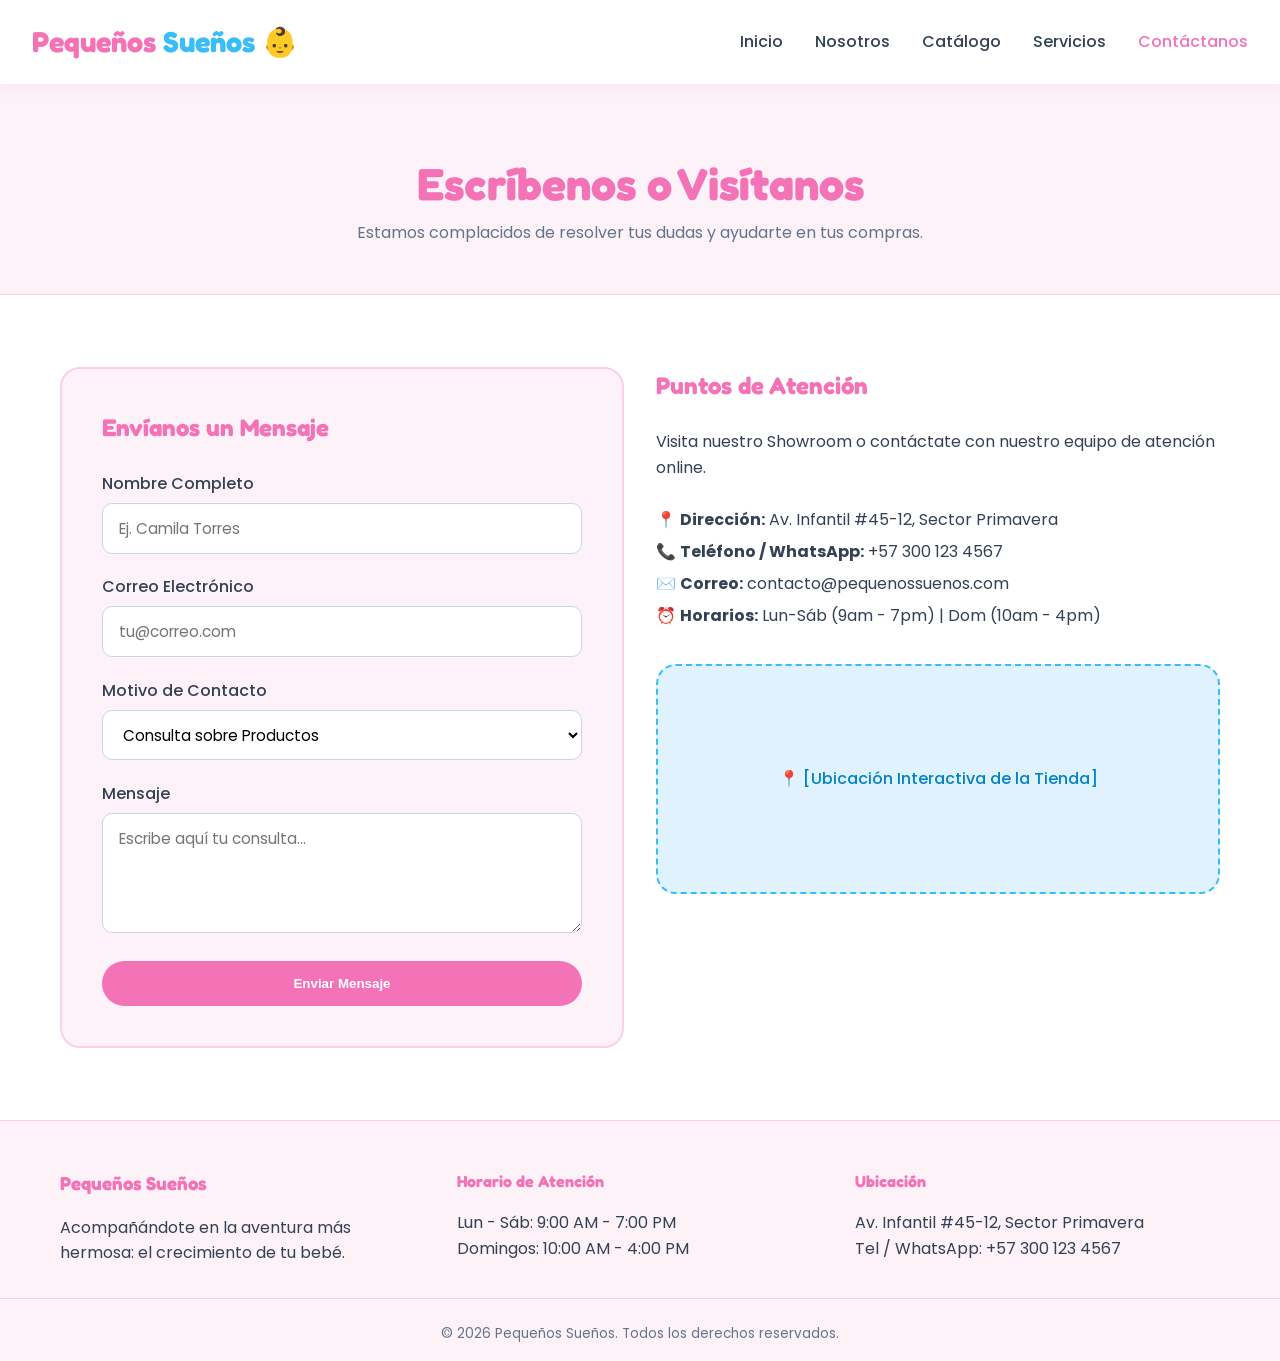
<file: contactanos.html>
<!DOCTYPE html>
<html lang="es">
<head>
  <meta charset="UTF-8">
  <meta name="viewport" content="width=device-width, initial-scale=1.0">
  <title>Pequeños Sueños | Contáctanos</title>
  <link rel="stylesheet" href="styles.css">
  <link href="https://fonts.googleapis.com/css2?family=Fredoka:wght@400;500;600;700&family=Poppins:wght@300;400;500;600&display=swap" rel="stylesheet">
</head>
<body>

  <nav class="navbar">
    <a href="index.html" class="logo">Pequeños <span>Sueños</span> 👶</a>
    <ul class="nav-links">
      <li><a href="index.html">Inicio</a></li>
      <li><a href="nosotros.html">Nosotros</a></li>
      <li><a href="portafolio.html">Catálogo</a></li>
      <li><a href="servicios.html">Servicios</a></li>
      <li><a href="contactanos.html" class="active">Contáctanos</a></li>
    </ul>
    <div class="hamburger">
      <span></span>
      <span></span>
      <span></span>
    </div>
  </nav>

  <header class="page-header">
    <h1>Escríbenos o Visítanos</h1>
    <p>Estamos complacidos de resolver tus dudas y ayudarte en tus compras.</p>
  </header>

  <section class="section">
    <div class="container grid grid-2">
      
      <!-- Formulario -->
      <div style="background: var(--bg-soft); padding: 2.5rem; border-radius: 20px; border: 2px solid var(--border-color);">
        <h2 style="font-family: 'Fredoka', cursive; color: var(--primary); margin-bottom: 1.5rem;">Envíanos un Mensaje</h2>
        
        <form id="contactForm">
          <div class="form-group">
            <label for="nombre">Nombre Completo</label>
            <input type="text" id="nombre" class="form-control" required placeholder="Ej. Camila Torres">
          </div>

          <div class="form-group">
            <label for="email">Correo Electrónico</label>
            <input type="email" id="email" class="form-control" required placeholder="tu@correo.com">
          </div>

          <div class="form-group">
            <label for="asunto">Motivo de Contacto</label>
            <select id="asunto" class="form-control" required>
              <option value="Consulta sobre Productos">Consulta sobre Productos</option>
              <option value="Crear Lista de Baby Shower">Crear Lista de Baby Shower</option>
              <option value="Servicio de Personalización">Servicio de Personalización</option>
              <option value="Envíos y Domicilios">Envíos y Domicilios</option>
            </select>
          </div>

          <div class="form-group">
            <label for="mensaje">Mensaje</label>
            <textarea id="mensaje" class="form-control" rows="4" placeholder="Escribe aquí tu consulta..."></textarea>
          </div>

          <button type="submit" class="btn btn-primary" style="width: 100%;">Enviar Mensaje</button>
        </form>
      </div>

      <!-- Datos de contacto -->
      <div>
        <h2 style="font-family: 'Fredoka', cursive; color: var(--primary); margin-bottom: 1.5rem;">Puntos de Atención</h2>
        <p style="margin-bottom: 1.5rem;">Visita nuestro Showroom o contáctate con nuestro equipo de atención online.</p>
        
        <div style="margin-bottom: 2rem; line-height: 2;">
          <p>📍 <strong>Dirección:</strong> Av. Infantil #45-12, Sector Primavera</p>
          <p>📞 <strong>Teléfono / WhatsApp:</strong> +57 300 123 4567</p>
          <p>✉️ <strong>Correo:</strong> contacto@pequenossuenos.com</p>
          <p>⏰ <strong>Horarios:</strong> Lun-Sáb (9am - 7pm) | Dom (10am - 4pm)</p>
        </div>

        <div style="width: 100%; height: 230px; background: #e0f2fe; border-radius: 20px; display: flex; align-items: center; justify-content: center; border: 2px dashed var(--secondary); color: #0284c7; font-weight: 500;">
          📍 [Ubicación Interactiva de la Tienda]
        </div>
      </div>

    </div>
  </section>

  <!-- Modal de confirmación -->
  <div id="successModal" class="modal">
    <div class="modal-content">
      <h3>¡Mensaje Enviado! 👶</h3>
      <p id="modalMessage">Gracias por escribir a Pequeños Sueños.</p>
      <button class="btn btn-primary" onclick="closeModal()" style="margin-top: 1rem;">Aceptar</button>
    </div>
  </div>

  <footer>
    <div class="container footer-content">
      <div class="footer-col">
        <h3>Pequeños <span>Sueños</span></h3>
        <p>Acompañándote en la aventura más hermosa: el crecimiento de tu bebé.</p>
      </div>
      <div class="footer-col">
        <h4>Horario de Atención</h4>
        <p>Lun - Sáb: 9:00 AM - 7:00 PM</p>
        <p>Domingos: 10:00 AM - 4:00 PM</p>
      </div>
      <div class="footer-col">
        <h4>Ubicación</h4>
        <p>Av. Infantil #45-12, Sector Primavera</p>
        <p>Tel / WhatsApp: +57 300 123 4567</p>
      </div>
    </div>
    <div class="footer-bottom">
      <p>&copy; 2026 Pequeños Sueños. Todos los derechos reservados.</p>
    </div>
  </footer>

  <script src="script.js"></script>
</body>
</file>
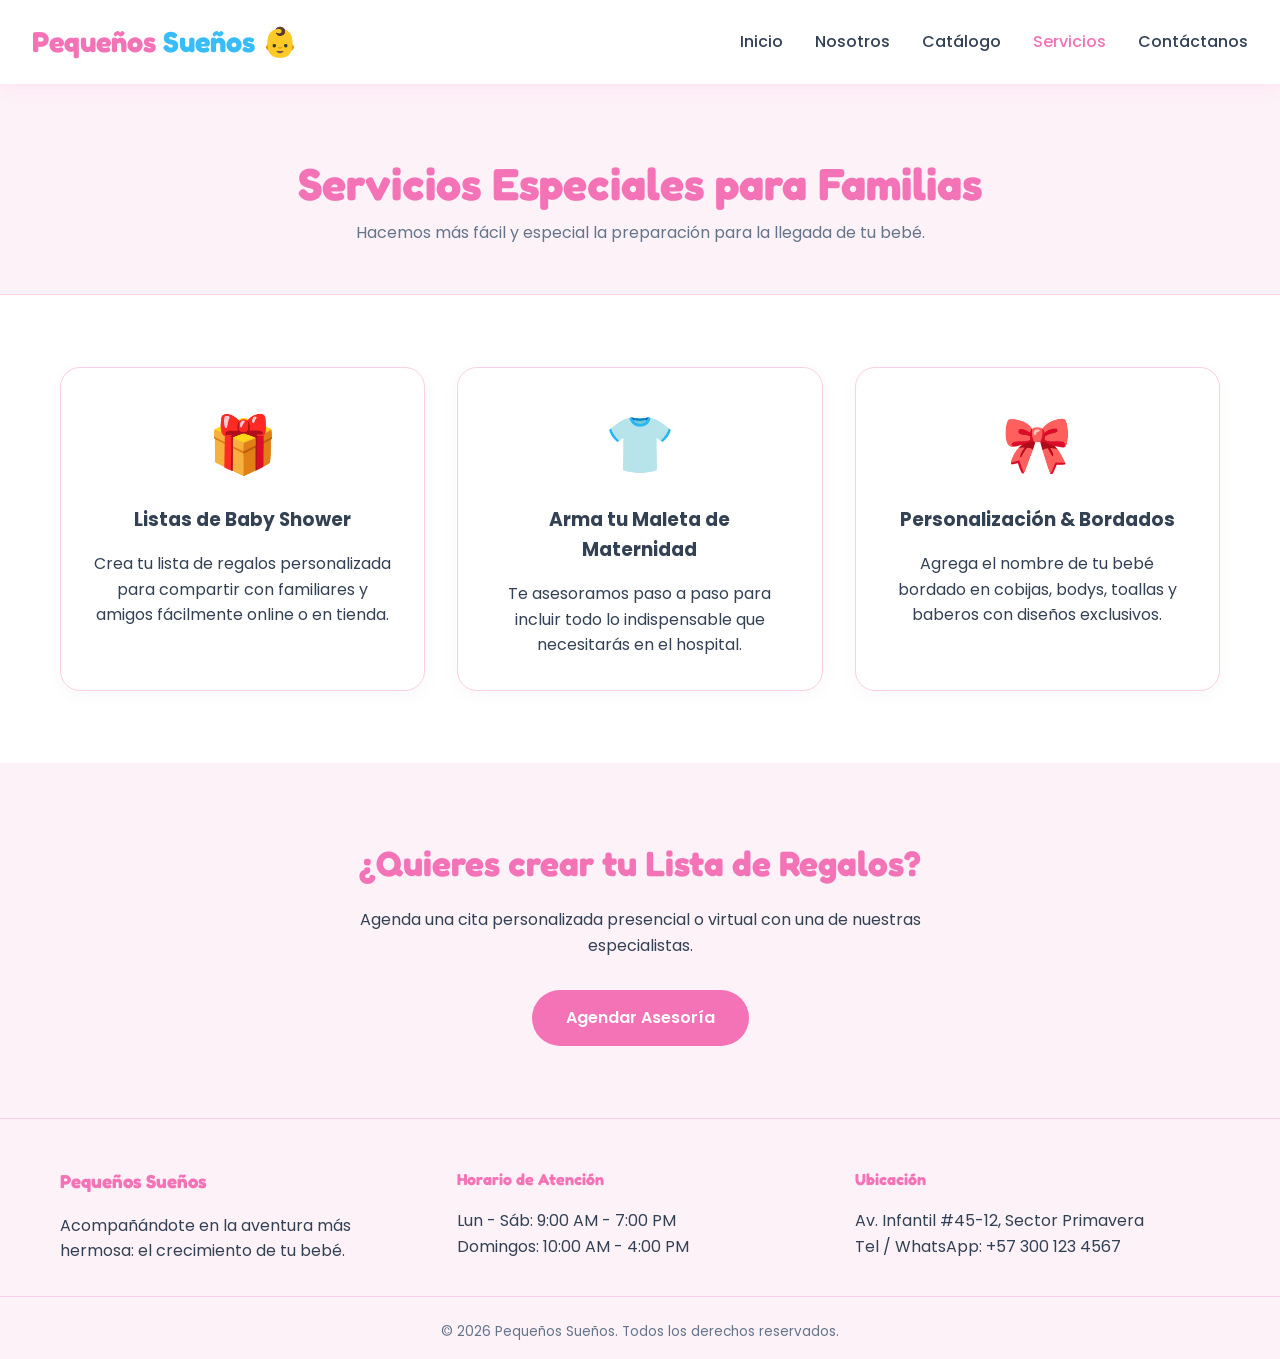
<file: servicios.html>
<!DOCTYPE html>
<html lang="es">
<head>
  <meta charset="UTF-8">
  <meta name="viewport" content="width=device-width, initial-scale=1.0">
  <title>Pequeños Sueños | Servicios</title>
  <link rel="stylesheet" href="styles.css">
  <link href="https://fonts.googleapis.com/css2?family=Fredoka:wght@400;500;600;700&family=Poppins:wght@300;400;500;600&display=swap" rel="stylesheet">
</head>
<body>

  <nav class="navbar">
    <a href="index.html" class="logo">Pequeños <span>Sueños</span> 👶</a>
    <ul class="nav-links">
      <li><a href="index.html">Inicio</a></li>
      <li><a href="nosotros.html">Nosotros</a></li>
      <li><a href="portafolio.html">Catálogo</a></li>
      <li><a href="servicios.html" class="active">Servicios</a></li>
      <li><a href="contactanos.html">Contáctanos</a></li>
    </ul>
    <div class="hamburger">
      <span></span>
      <span></span>
      <span></span>
    </div>
  </nav>

  <header class="page-header">
    <h1>Servicios Especiales para Familias</h1>
    <p>Hacemos más fácil y especial la preparación para la llegada de tu bebé.</p>
  </header>

  <section class="section">
    <div class="container grid grid-3">
      
      <div class="card" style="padding: 2rem; text-align: center;">
        <div style="font-size: 3.5rem; margin-bottom: 1rem;">🎁</div>
        <h3 style="margin-bottom: 1rem;">Listas de Baby Shower</h3>
        <p>Crea tu lista de regalos personalizada para compartir con familiares y amigos fácilmente online o en tienda.</p>
      </div>

      <div class="card" style="padding: 2rem; text-align: center;">
        <div style="font-size: 3.5rem; margin-bottom: 1rem;">👕</div>
        <h3 style="margin-bottom: 1rem;">Arma tu Maleta de Maternidad</h3>
        <p>Te asesoramos paso a paso para incluir todo lo indispensable que necesitarás en el hospital.</p>
      </div>

      <div class="card" style="padding: 2rem; text-align: center;">
        <div style="font-size: 3.5rem; margin-bottom: 1rem;">🎀</div>
        <h3 style="margin-bottom: 1rem;">Personalización & Bordados</h3>
        <p>Agrega el nombre de tu bebé bordado en cobijas, bodys, toallas y baberos con diseños exclusivos.</p>
      </div>

    </div>
  </section>

  <section class="section" style="background: var(--bg-soft);">
    <div class="container" style="text-align: center;">
      <h2 style="font-family: 'Fredoka', cursive; color: var(--primary); font-size: 2.2rem; margin-bottom: 1rem;">¿Quieres crear tu Lista de Regalos?</h2>
      <p style="margin-bottom: 2rem; max-width: 600px; margin-left: auto; margin-right: auto;">Agenda una cita personalizada presencial o virtual con una de nuestras especialistas.</p>
      <a href="contactanos.html" class="btn btn-primary">Agendar Asesoría</a>
    </div>
  </section>

  <footer>
    <div class="container footer-content">
      <div class="footer-col">
        <h3>Pequeños <span>Sueños</span></h3>
        <p>Acompañándote en la aventura más hermosa: el crecimiento de tu bebé.</p>
      </div>
      <div class="footer-col">
        <h4>Horario de Atención</h4>
        <p>Lun - Sáb: 9:00 AM - 7:00 PM</p>
        <p>Domingos: 10:00 AM - 4:00 PM</p>
      </div>
      <div class="footer-col">
        <h4>Ubicación</h4>
        <p>Av. Infantil #45-12, Sector Primavera</p>
        <p>Tel / WhatsApp: +57 300 123 4567</p>
      </div>
    </div>
    <div class="footer-bottom">
      <p>&copy; 2026 Pequeños Sueños. Todos los derechos reservados.</p>
    </div>
  </footer>

  <script src="script.js"></script>
</body>
</html>
</file>
<file: styles.css>
/* --- PALETA DE COLORES PASTEL Y VARIABLES --- */
:root {
  --primary: #f472b6;       /* Rosa Maternidad */
  --primary-hover: #ec4899;
  --secondary: #38bdf8;     /* Azul Bebé */
  --accent: #fde047;        /* Amarillo Cálido */
  --text-dark: #334155;
  --text-muted: #64748b;
  --bg-light: #ffffff;
  --bg-soft: #fdf2f8;       /* Fondo rosado pastel suave */
  --border-color: #fbcfe8;
  --transition: all 0.3s ease;
}

/* --- ESTILOS BASE --- */
* {
  margin: 0;
  padding: 0;
  box-sizing: border-box;
}

body {
  font-family: 'Poppins', sans-serif;
  background-color: var(--bg-light);
  color: var(--text-dark);
  line-height: 1.6;
}

a {
  text-decoration: none;
  color: inherit;
}

.container {
  max-width: 1200px;
  margin: 0 auto;
  padding: 0 20px;
}

/* --- BARRA DE NAVEGACIÓN --- */
.navbar {
  display: flex;
  justify-content: space-between;
  align-items: center;
  padding: 1.2rem 2rem;
  background-color: rgba(255, 255, 255, 0.95);
  position: sticky;
  top: 0;
  z-index: 1000;
  backdrop-filter: blur(8px);
  box-shadow: 0 4px 15px rgba(244, 114, 182, 0.1);
}

.logo {
  font-family: 'Fredoka', cursive;
  font-size: 1.8rem;
  font-weight: 700;
  color: var(--primary);
}

.logo span {
  color: var(--secondary);
}

.nav-links {
  display: flex;
  list-style: none;
  gap: 2rem;
}

.nav-links a {
  font-weight: 500;
  transition: var(--transition);
}

.nav-links a:hover,
.nav-links a.active {
  color: var(--primary);
}

.hamburger {
  display: none;
  flex-direction: column;
  cursor: pointer;
  gap: 5px;
}

.hamburger span {
  width: 25px;
  height: 3px;
  background-color: var(--text-dark);
  transition: var(--transition);
}

/* --- HERO & ENCABEZADOS --- */
.hero {
  height: 80vh;
  background: linear-gradient(rgba(255,255,255,0.85), rgba(255,255,255,0.85)), 
              url('https://images.unsplash.com/photo-1515488042361-ee00e0ddd4e4?auto=format&fit=crop&w=1600&q=80') center/cover no-repeat;
  display: flex;
  align-items: center;
  justify-content: center;
  text-align: center;
  padding: 0 1rem;
}

.hero-content {
  max-width: 750px;
}

.subtitle {
  color: var(--secondary);
  font-weight: 600;
  text-transform: uppercase;
  letter-spacing: 2px;
  font-size: 0.9rem;
  display: block;
  margin-bottom: 0.8rem;
}

.hero h1 {
  font-family: 'Fredoka', cursive;
  font-size: 3.2rem;
  color: var(--text-dark);
  margin-bottom: 1.2rem;
  line-height: 1.2;
}

.hero p {
  font-size: 1.1rem;
  color: var(--text-muted);
  margin-bottom: 2rem;
}

.page-header {
  padding: 4rem 1rem 3rem;
  text-align: center;
  background: var(--bg-soft);
  border-bottom: 1px solid var(--border-color);
}

.page-header h1 {
  font-family: 'Fredoka', cursive;
  font-size: 2.8rem;
  color: var(--primary);
}

.page-header p {
  color: var(--text-muted);
}

/* --- BOTONES --- */
.btn {
  display: inline-block;
  padding: 0.8rem 2rem;
  border-radius: 30px;
  font-weight: 600;
  cursor: pointer;
  transition: var(--transition);
  border: 2px solid transparent;
}

.btn-primary {
  background-color: var(--primary);
  color: #fff;
}

.btn-primary:hover {
  background-color: var(--primary-hover);
  transform: translateY(-2px);
}

.btn-secondary {
  border-color: var(--secondary);
  color: var(--secondary);
}

.btn-secondary:hover {
  background-color: var(--secondary);
  color: #fff;
}

/* --- SECCIONES Y ESTRUCTURA --- */
.section {
  padding: 4.5rem 0;
}

.section-title {
  text-align: center;
  margin-bottom: 3rem;
}

.section-title h2 {
  font-family: 'Fredoka', cursive;
  font-size: 2.5rem;
  color: var(--primary);
}

.section-title p {
  color: var(--text-muted);
}

.grid {
  display: grid;
  gap: 2rem;
}

.grid-2 { grid-template-columns: repeat(2, 1fr); }
.grid-3 { grid-template-columns: repeat(3, 1fr); }

/* --- TARJETAS --- */
.card {
  background-color: #fff;
  border-radius: 20px;
  overflow: hidden;
  border: 1px solid var(--border-color);
  box-shadow: 0 5px 20px rgba(0,0,0,0.03);
  transition: var(--transition);
}

.card:hover {
  transform: translateY(-5px);
  box-shadow: 0 10px 25px rgba(244, 114, 182, 0.15);
}

.card img {
  width: 100%;
  height: 220px;
  object-fit: cover;
}

.card-body {
  padding: 1.5rem;
}

.card-body h3 {
  font-family: 'Fredoka', cursive;
  margin-bottom: 0.5rem;
  color: var(--text-dark);
}

.card-body p {
  color: var(--text-muted);
  font-size: 0.9rem;
  margin-bottom: 1rem;
}

.price {
  font-size: 1.3rem;
  font-weight: 700;
  color: var(--primary);
}

/* --- FILTROS DE CATÁLOGO --- */
.filter-container {
  display: flex;
  justify-content: center;
  gap: 1rem;
  margin-bottom: 3rem;
  flex-wrap: wrap;
}

.filter-btn {
  background: #fff;
  border: 2px solid var(--primary);
  color: var(--primary);
  padding: 0.5rem 1.5rem;
  border-radius: 25px;
  font-weight: 600;
  cursor: pointer;
  transition: var(--transition);
}

.filter-btn.active, .filter-btn:hover {
  background: var(--primary);
  color: #fff;
}

/* --- FORMULARIOS --- */
.form-group {
  margin-bottom: 1.3rem;
}

.form-group label {
  display: block;
  margin-bottom: 0.4rem;
  font-weight: 500;
}

.form-control {
  width: 100%;
  padding: 0.8rem 1rem;
  background: #fff;
  border: 1px solid #cbd5e1;
  border-radius: 10px;
  font-family: inherit;
  font-size: 0.95rem;
}

.form-control:focus {
  outline: none;
  border-color: var(--primary);
}

/* --- MODAL --- */
.modal {
  display: none;
  position: fixed;
  top: 0;
  left: 0;
  width: 100%;
  height: 100%;
  background: rgba(0,0,0,0.5);
  align-items: center;
  justify-content: center;
  z-index: 2000;
}

.modal-content {
  background: #fff;
  padding: 2.5rem;
  border-radius: 20px;
  max-width: 400px;
  text-align: center;
  box-shadow: 0 10px 30px rgba(0,0,0,0.2);
}

.modal-content h3 {
  font-family: 'Fredoka', cursive;
  color: var(--primary);
  margin-bottom: 1rem;
  font-size: 1.8rem;
}

/* --- FOOTER --- */
footer {
  background-color: var(--bg-soft);
  border-top: 1px solid var(--border-color);
  padding: 3rem 0 1rem;
}

.footer-content {
  display: grid;
  grid-template-columns: repeat(3, 1fr);
  gap: 2rem;
  margin-bottom: 2rem;
}

.footer-col h3, .footer-col h4 {
  font-family: 'Fredoka', cursive;
  color: var(--primary);
  margin-bottom: 1rem;
}

.footer-bottom {
  text-align: center;
  border-top: 1px solid var(--border-color);
  padding-top: 1.5rem;
  color: var(--text-muted);
  font-size: 0.85rem;
}

/* --- ADAPTABILIDAD MÓVIL --- */
@media (max-width: 768px) {
  .hamburger { display: flex; }
  .nav-links {
    display: none;
    position: absolute;
    top: 100%;
    left: 0;
    width: 100%;
    background-color: #fff;
    flex-direction: column;
    padding: 2rem;
    text-align: center;
    box-shadow: 0 10px 15px rgba(0,0,0,0.05);
  }
  .nav-links.active { display: flex; }
  .grid-2, .grid-3, .footer-content { grid-template-columns: 1fr; }
  .hero h1 { font-size: 2.3rem; }
}
</file>
